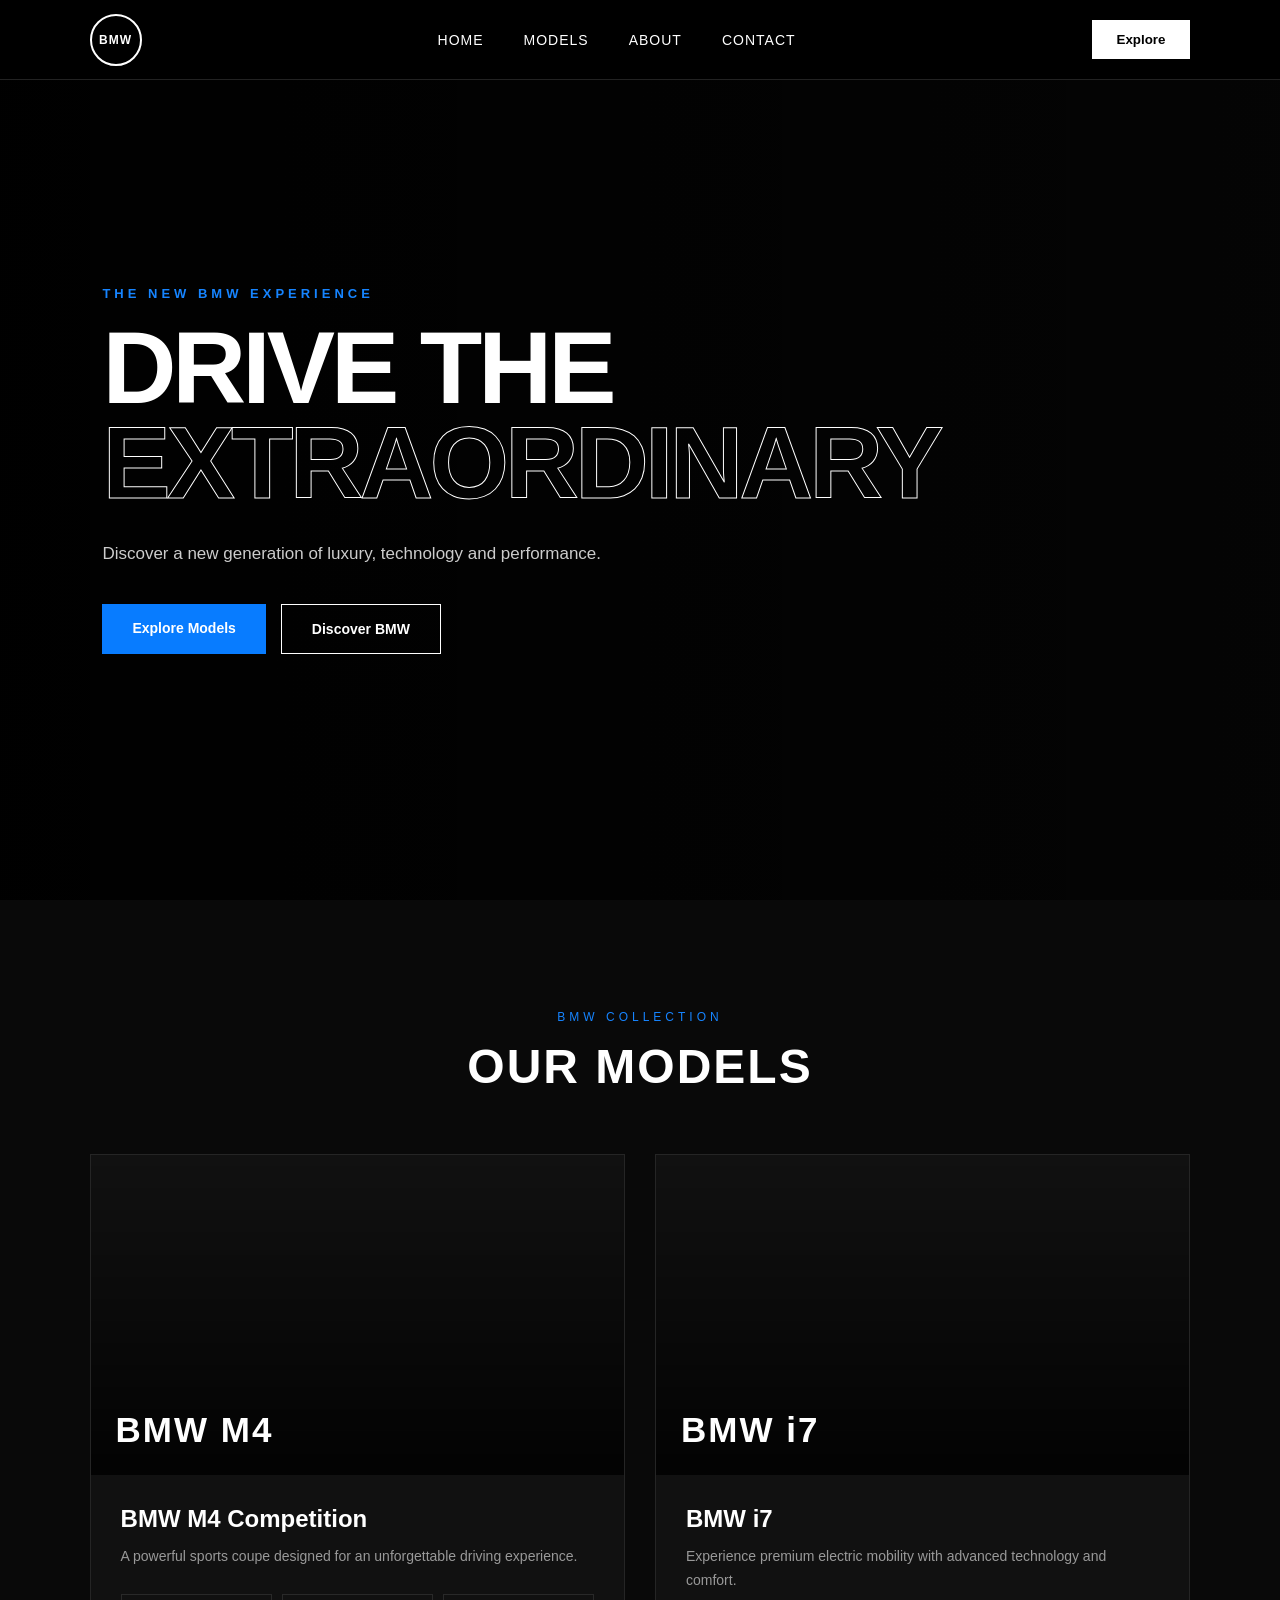
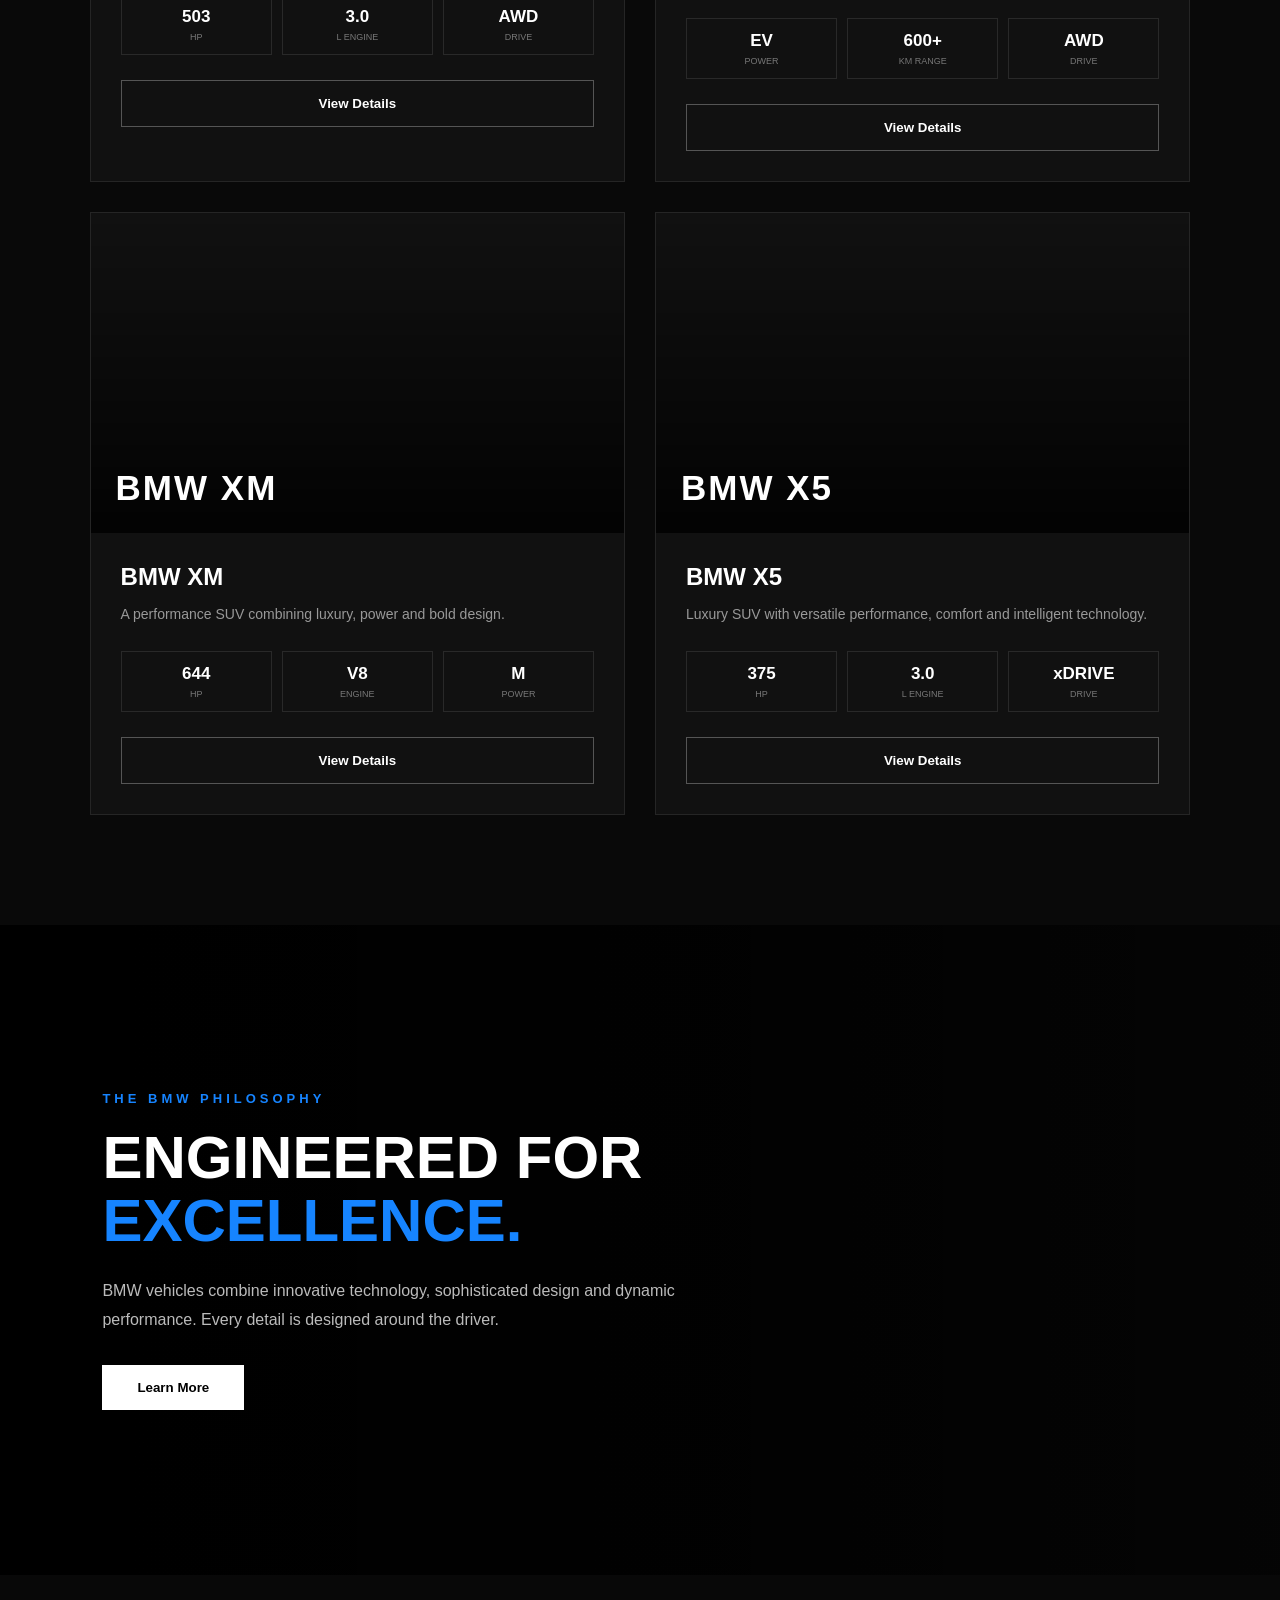
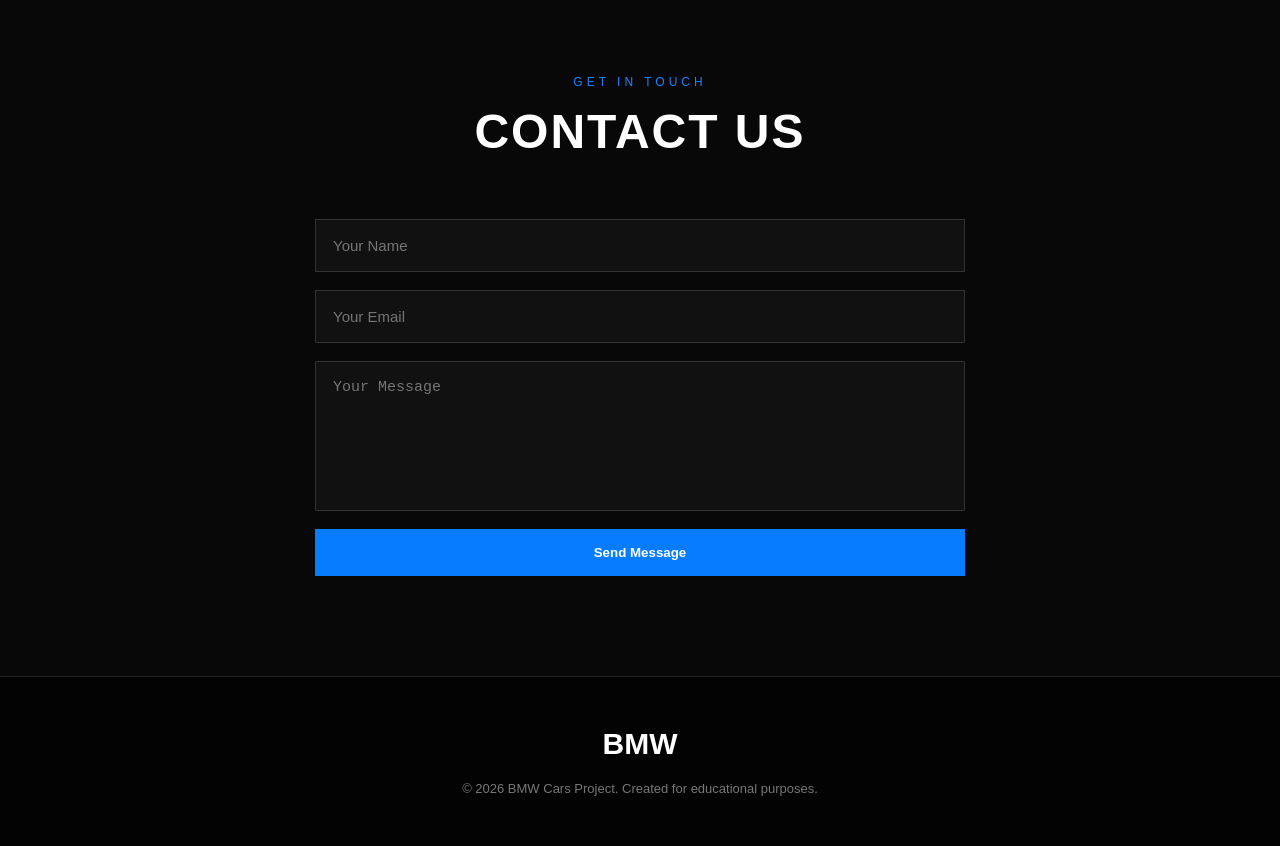
<file: index.html>
<!DOCTYPE html>
<html lang="en">
<head>
    <meta charset="UTF-8">
    <meta name="viewport" content="width=device-width, initial-scale=1.0">

    <title>BMW Cars | Premium Automobile</title>
<link rel="stylesheet" href="style.css">
</head>

<body>

    <!-- NAVBAR -->
    <header class="navbar">

        <div class="logo">
            BMW
        </div>

        <nav>
            <a href="#home">Home</a>
            <a href="#models">Models</a>
            <a href="#about">About</a>
            <a href="#contact">Contact</a>
        </nav>

        <button class="menu-btn" onclick="showMessage()">
            Explore
        </button>

    </header>


    <!-- HERO SECTION -->
    <section class="hero" id="home">

        <div class="hero-content">

            <p class="subtitle">
                THE NEW BMW EXPERIENCE
            </p>

            <h1>
                DRIVE THE
                <span>EXTRAORDINARY</span>
            </h1>

            <p class="hero-text">
                Discover a new generation of luxury,
                technology and performance.
            </p>

            <div class="hero-buttons">

                <a href="#models" class="btn primary">
                    Explore Models
                </a>

                <a href="#about" class="btn secondary">
                    Discover BMW
                </a>

            </div>

        </div>

    </section>


    <!-- MODELS SECTION -->
    <section class="models" id="models">

        <div class="section-title">

            <p>BMW COLLECTION</p>

            <h2>
                OUR MODELS
            </h2>

        </div>


        <div class="cars-container">


            <!-- BMW M4 -->
            <div class="car-card">

                <div class="car-image m4">

                    <span>BMW M4</span>

                </div>

                <div class="car-content">

                    <h3>BMW M4 Competition</h3>

                    <p>
                        A powerful sports coupe designed
                        for an unforgettable driving experience.
                    </p>

                    <div class="specifications">

                        <div>
                            <strong>503</strong>
                            <small>HP</small>
                        </div>

                        <div>
                            <strong>3.0</strong>
                            <small>L ENGINE</small>
                        </div>

                        <div>
                            <strong>AWD</strong>
                            <small>DRIVE</small>
                        </div>

                    </div>

                    <button onclick="viewCar('BMW M4 Competition')">
                        View Details
                    </button>

                </div>

            </div>


            <!-- BMW i7 -->
            <div class="car-card">

                <div class="car-image i7">

                    <span>BMW i7</span>

                </div>

                <div class="car-content">

                    <h3>BMW i7</h3>

                    <p>
                        Experience premium electric mobility
                        with advanced technology and comfort.
                    </p>

                    <div class="specifications">

                        <div>
                            <strong>EV</strong>
                            <small>POWER</small>
                        </div>

                        <div>
                            <strong>600+</strong>
                            <small>KM RANGE</small>
                        </div>

                        <div>
                            <strong>AWD</strong>
                            <small>DRIVE</small>
                        </div>

                    </div>

                    <button onclick="viewCar('BMW i7')">
                        View Details
                    </button>

                </div>

            </div>


            <!-- BMW XM -->
            <div class="car-card">

                <div class="car-image xm">

                    <span>BMW XM</span>

                </div>

                <div class="car-content">

                    <h3>BMW XM</h3>

                    <p>
                        A performance SUV combining luxury,
                        power and bold design.
                    </p>

                    <div class="specifications">

                        <div>
                            <strong>644</strong>
                            <small>HP</small>
                        </div>

                        <div>
                            <strong>V8</strong>
                            <small>ENGINE</small>
                        </div>

                        <div>
                            <strong>M</strong>
                            <small>POWER</small>
                        </div>

                    </div>

                    <button onclick="viewCar('BMW XM')">
                        View Details
                    </button>

                </div>

            </div>


            <!-- BMW X5 -->
            <div class="car-card">

                <div class="car-image x5">

                    <span>BMW X5</span>

                </div>

                <div class="car-content">

                    <h3>BMW X5</h3>

                    <p>
                        Luxury SUV with versatile performance,
                        comfort and intelligent technology.
                    </p>

                    <div class="specifications">

                        <div>
                            <strong>375</strong>
                            <small>HP</small>
                        </div>

                        <div>
                            <strong>3.0</strong>
                            <small>L ENGINE</small>
                        </div>

                        <div>
                            <strong>xDRIVE</strong>
                            <small>DRIVE</small>
                        </div>

                    </div>

                    <button onclick="viewCar('BMW X5')">
                        View Details
                    </button>

                </div>

            </div>

        </div>

    </section>


    <!-- ABOUT SECTION -->
    <section class="about" id="about">

        <div class="about-text">

            <p class="subtitle">
                THE BMW PHILOSOPHY
            </p>

            <h2>
                ENGINEERED FOR
                <span>EXCELLENCE.</span>
            </h2>

            <p>
                BMW vehicles combine innovative technology,
                sophisticated design and dynamic performance.
                Every detail is designed around the driver.
            </p>

            <button onclick="learnMore()">
                Learn More
            </button>

        </div>

    </section>


    <!-- CONTACT SECTION -->
    <section class="contact" id="contact">

        <div class="section-title">

            <p>GET IN TOUCH</p>

            <h2>
                CONTACT US
            </h2>

        </div>


        <form id="contactForm">

            <input
                type="text"
                id="name"
                placeholder="Your Name"
                required
            >

            <input
                type="email"
                id="email"
                placeholder="Your Email"
                required
            >

            <textarea
                id="message"
                placeholder="Your Message"
                required
            ></textarea>

            <button type="submit">
                Send Message
            </button>

        </form>

    </section>


    <!-- FOOTER -->
    <footer>

        <div class="footer-logo">
            BMW
        </div>

        <p>
            © 2026 BMW Cars Project. Created for educational purposes.
        </p>

    </footer>


    <!-- JAVASCRIPT -->
<script src="./script.js"></script>

</body>
</html>
</file>
<file: style.css>
/* ========================================
   RESET
======================================== */

* {
    margin: 0;
    padding: 0;
    box-sizing: border-box;
}

html {
    scroll-behavior: smooth;
}

body {
    font-family: Arial, Helvetica, sans-serif;
    background: #050505;
    color: #ffffff;
    overflow-x: hidden;
}


/* ========================================
   NAVBAR
======================================== */

.navbar {
    position: fixed;
    top: 0;
    left: 0;
    width: 100%;
    height: 80px;

    display: flex;
    align-items: center;
    justify-content: space-between;

    padding: 0 7%;

    background: rgba(0, 0, 0, 0.88);
    backdrop-filter: blur(12px);

    border-bottom: 1px solid #222;

    z-index: 1000;
}


/* LOGO */

.logo {
    width: 52px;
    height: 52px;

    display: flex;
    align-items: center;
    justify-content: center;

    border: 2px solid #ffffff;
    border-radius: 50%;

    font-size: 12px;
    font-weight: bold;
    letter-spacing: 1px;
}


/* NAVIGATION */

.navbar nav {
    display: flex;
    gap: 40px;
}

.navbar nav a {
    color: #ffffff;
    text-decoration: none;

    font-size: 14px;
    text-transform: uppercase;
    letter-spacing: 1px;

    transition: 0.3s ease;
}

.navbar nav a:hover {
    color: #1684ff;
}


/* NAV BUTTON */

.menu-btn {
    padding: 12px 25px;

    border: none;
    background: #ffffff;
    color: #000000;

    font-weight: bold;
    cursor: pointer;

    transition: 0.3s ease;
}

.menu-btn:hover {
    background: #1684ff;
    color: #ffffff;
}


/* ========================================
   HERO
======================================== */

.hero {
    min-height: 100vh;

    display: flex;
    align-items: center;

    padding: 120px 8% 80px;

    background:
        linear-gradient(
            90deg,
            rgba(0, 0, 0, 0.95),
            rgba(0, 0, 0, 0.60),
            rgba(0, 0, 0, 0.15)
        ),
        url("https://images.unsplash.com/photo-1555215695-3004980ad54e?auto=format&fit=crop&w=2000&q=90");

    background-size: cover;
    background-position: center;
}


/* HERO CONTENT */

.hero-content {
    max-width: 750px;
}

.subtitle {
    margin-bottom: 20px;

    color: #1684ff;

    font-size: 13px;
    font-weight: bold;

    letter-spacing: 4px;
}

.hero h1 {
    font-size: clamp(55px, 8vw, 110px);

    line-height: 0.92;
    letter-spacing: -4px;

    font-weight: 800;
}

.hero h1 span {
    display: block;

    color: transparent;

    -webkit-text-stroke: 1px #ffffff;
}

.hero-text {
    max-width: 520px;

    margin-top: 30px;

    color: #cccccc;

    font-size: 17px;
    line-height: 1.7;
}


/* HERO BUTTONS */

.hero-buttons {
    display: flex;
    gap: 15px;

    margin-top: 35px;
}

.btn {
    display: inline-block;

    padding: 16px 30px;

    font-size: 14px;
    font-weight: bold;

    text-decoration: none;

    transition: 0.3s ease;
}

.primary {
    background: #087cff;
    color: #ffffff;
}

.primary:hover {
    background: #ffffff;
    color: #000000;
}

.secondary {
    border: 1px solid #ffffff;
    color: #ffffff;
}

.secondary:hover {
    background: #ffffff;
    color: #000000;
}


/* ========================================
   MODELS
======================================== */

.models {
    padding: 110px 7%;
    background: #090909;
}

.section-title {
    margin-bottom: 60px;
    text-align: center;
}

.section-title p {
    margin-bottom: 15px;

    color: #1684ff;

    font-size: 12px;
    letter-spacing: 4px;
}

.section-title h2 {
    font-size: 48px;
    letter-spacing: 2px;
}


/* CARS GRID */

.cars-container {
    display: grid;

    grid-template-columns: repeat(2, 1fr);

    gap: 30px;
}


/* CAR CARD */

.car-card {
    overflow: hidden;

    background: #111111;

    border: 1px solid #252525;

    transition: 0.4s ease;
}

.car-card:hover {
    transform: translateY(-8px);
    border-color: #1677ff;
}


/* ========================================
   CAR IMAGE
======================================== */

.car-image {
    position: relative;

    height: 320px;

    display: flex;
    align-items: flex-end;

    background-size: cover;
    background-position: center;
}


/* BMW M4 */

.m4 {
    background-image:
        linear-gradient(
            transparent,
            rgba(0, 0, 0, 0.85)
        ),
        url("https://images.unsplash.com/photo-1555215695-3004980ad54e?auto=format&fit=crop&w=1200&q=90");
}


/* BMW i7 */

.i7 {
    background-image:
        linear-gradient(
            transparent,
            rgba(0, 0, 0, 0.85)
        ),
        url("https://images.unsplash.com/photo-1556189250-72ba954cfc2b?auto=format&fit=crop&w=1200&q=90");
}


/* BMW XM */

.xm {
    background-image:
        linear-gradient(
            transparent,
            rgba(0, 0, 0, 0.85)
        ),
        url("https://images.unsplash.com/photo-1520031441872-265e4ff70366?auto=format&fit=crop&w=1200&q=90");
}


/* BMW X5 */

.x5 {
    background-image:
        linear-gradient(
            transparent,
            rgba(0, 0, 0, 0.85)
        ),
        url("https://images.unsplash.com/photo-1533473359331-0135ef1b58bf?auto=format&fit=crop&w=1200&q=90");
}


/* CAR NAME */

.car-image span {
    padding: 25px;

    font-size: 35px;
    font-weight: bold;

    letter-spacing: 2px;
}


/* ========================================
   CAR CONTENT
======================================== */

.car-content {
    padding: 30px;
}

.car-content h3 {
    margin-bottom: 12px;

    font-size: 24px;
}

.car-content p {
    color: #999999;

    font-size: 14px;
    line-height: 1.7;
}


/* SPECIFICATIONS */

.specifications {
    display: flex;
    gap: 10px;

    margin: 25px 0;
}

.specifications div {
    flex: 1;

    padding: 12px;

    text-align: center;

    border: 1px solid #292929;
}

.specifications strong {
    display: block;
    font-size: 17px;
}

.specifications small {
    display: block;

    margin-top: 5px;

    color: #777777;

    font-size: 9px;
}


/* CARD BUTTON */

.car-content button {
    width: 100%;

    padding: 15px;

    background: transparent;
    color: #ffffff;

    border: 1px solid #555555;

    font-weight: bold;

    cursor: pointer;

    transition: 0.3s ease;
}

.car-content button:hover {
    background: #ffffff;
    color: #000000;
}


/* ========================================
   ABOUT
======================================== */

.about {
    min-height: 650px;

    display: flex;
    align-items: center;

    padding: 100px 8%;

    background:
        linear-gradient(
            90deg,
            #000000 10%,
            rgba(0, 0, 0, 0.75),
            rgba(0, 0, 0, 0.15)
        ),
        url("https://images.unsplash.com/photo-1553440569-bcc63803a83d?auto=format&fit=crop&w=2000&q=90");

    background-size: cover;
    background-position: center;
}

.about-text {
    max-width: 600px;
}

.about h2 {
    margin-bottom: 25px;

    font-size: 60px;
    line-height: 1.05;
}

.about h2 span {
    color: #1684ff;
}

.about-text > p:not(.subtitle) {
    color: #bbbbbb;

    font-size: 16px;
    line-height: 1.8;
}

.about button {
    margin-top: 30px;

    padding: 15px 35px;

    background: #ffffff;
    color: #000000;

    border: none;

    font-weight: bold;

    cursor: pointer;

    transition: 0.3s ease;
}

.about button:hover {
    background: #1677ff;
    color: #ffffff;
}


/* ========================================
   CONTACT
======================================== */

.contact {
    padding: 100px 7%;
    background: #080808;
}

#contactForm {
    max-width: 650px;

    margin: auto;

    display: flex;
    flex-direction: column;

    gap: 18px;
}

#contactForm input,
#contactForm textarea {
    width: 100%;

    padding: 17px;

    background: #111111;
    color: #ffffff;

    border: 1px solid #333333;

    outline: none;

    font-size: 15px;

    transition: 0.3s ease;
}

#contactForm input:focus,
#contactForm textarea:focus {
    border-color: #1684ff;
}

#contactForm textarea {
    height: 150px;
    resize: none;
}

#contactForm button {
    padding: 16px;

    background: #087cff;
    color: #ffffff;

    border: none;

    font-weight: bold;

    cursor: pointer;

    transition: 0.3s ease;
}

#contactForm button:hover {
    background: #ffffff;
    color: #000000;
}


/* ========================================
   FOOTER
======================================== */

footer {
    padding: 50px 7%;

    text-align: center;

    background: #030303;

    border-top: 1px solid #222222;
}

.footer-logo {
    margin-bottom: 20px;

    font-size: 30px;
    font-weight: bold;
}

footer p {
    color: #777777;
    font-size: 13px;
}


/* ========================================
   RESPONSIVE - TABLET
======================================== */

@media (max-width: 800px) {

    .navbar nav {
        display: none;
    }

    .cars-container {
        grid-template-columns: 1fr;
    }

    .hero h1 {
        font-size: 65px;
    }

    .about h2 {
        font-size: 45px;
    }
}


/* ========================================
   RESPONSIVE - MOBILE
======================================== */

@media (max-width: 500px) {

    .navbar {
        padding: 0 5%;
    }

    .hero {
        padding: 100px 6%;
    }

    .hero h1 {
        font-size: 52px;
        letter-spacing: -2px;
    }

    .hero-buttons {
        flex-direction: column;
    }

    .btn {
        width: 100%;
        text-align: center;
    }

    .models {
        padding: 80px 5%;
    }

    .section-title h2 {
        font-size: 35px;
    }

    .car-image {
        height: 240px;
    }

    .car-image span {
        font-size: 28px;
    }

    .car-content {
        padding: 22px;
    }

    .specifications {
        gap: 5px;
    }

    .specifications div {
        padding: 10px 5px;
    }

    .about {
        padding: 80px 6%;
    }

    .about h2 {
        font-size: 38px;
    }

    .contact {
        padding: 80px 5%;
    }
}
</file>
